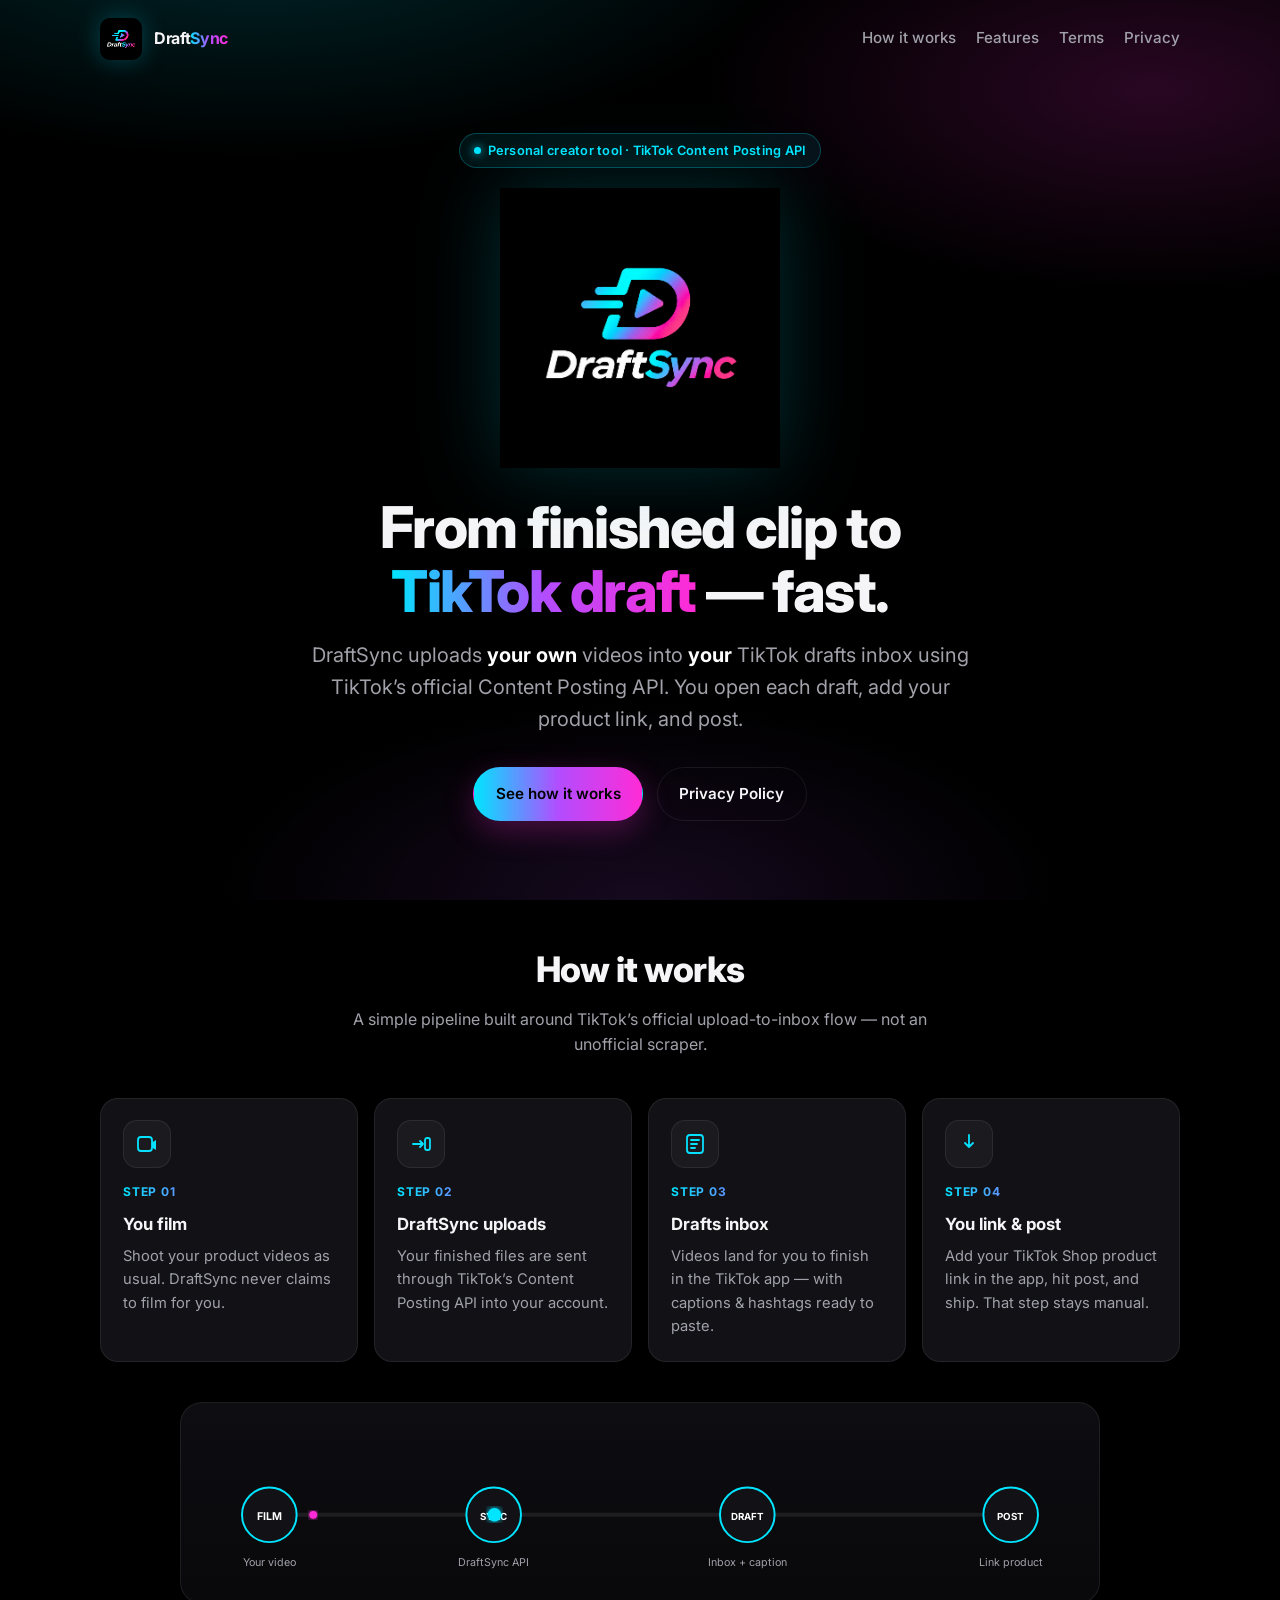
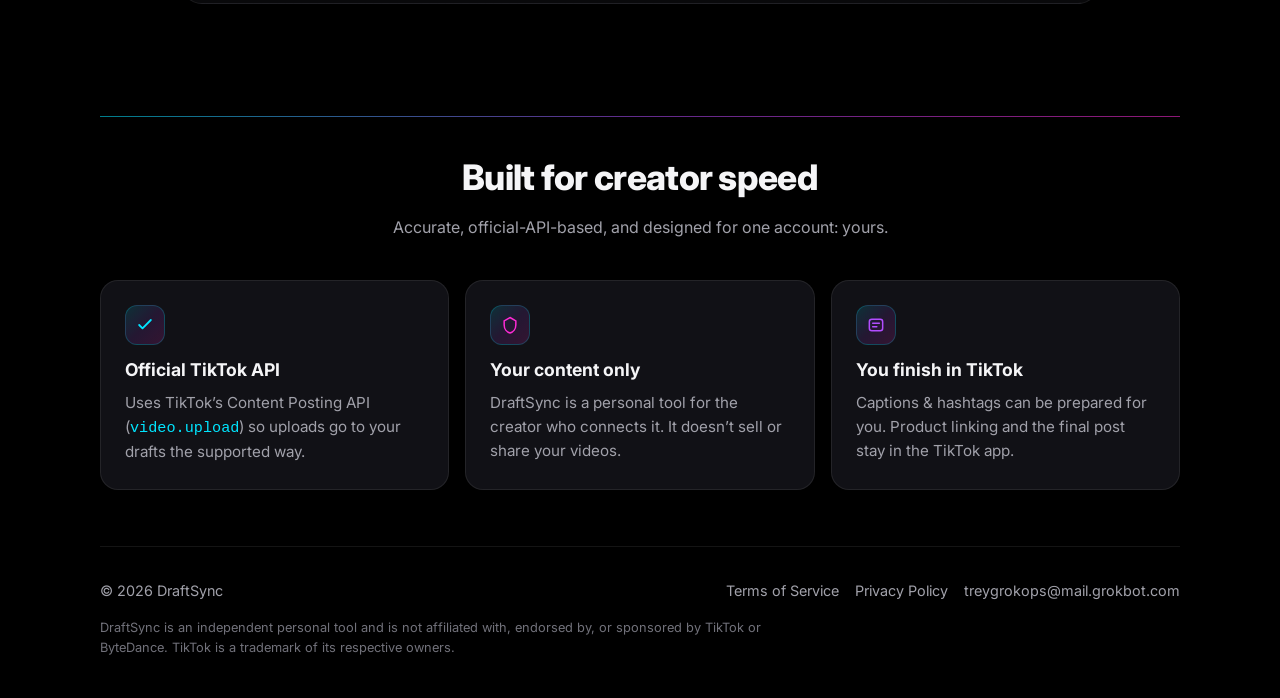
<file: index.html>
<!DOCTYPE html>
<html lang="en">
<head>
  <meta charset="utf-8" />
  <meta name="viewport" content="width=device-width, initial-scale=1" />
  <title>DraftSync — Upload your videos to TikTok drafts</title>
  <meta name="description" content="DraftSync uploads your own finished videos to your TikTok drafts inbox via TikTok's official Content Posting API so you can add product links and post." />
  <link rel="icon" href="logo.png" type="image/png" />
  <link rel="preconnect" href="https://fonts.googleapis.com" />
  <link rel="preconnect" href="https://fonts.gstatic.com" crossorigin />
  <link href="https://fonts.googleapis.com/css2?family=Inter:wght@400;500;600;700;800&display=swap" rel="stylesheet" />
  <link rel="stylesheet" href="style.css" />
</head>
<body>
  <div class="wrap">
    <nav class="nav">
      <a class="nav-brand" href="index.html">
        <img src="logo.png" alt="DraftSync" width="42" height="42" />
        <span>Draft<span class="gradient-text">Sync</span></span>
      </a>
      <div class="nav-links">
        <a href="#how">How it works</a>
        <a href="#features">Features</a>
        <a href="terms.html">Terms</a>
        <a href="privacy.html">Privacy</a>
      </div>
    </nav>

    <header class="hero">
      <div class="badge"><span class="badge-dot"></span> Personal creator tool · TikTok Content Posting API</div>
      <img class="hero-logo" src="logo.png" alt="DraftSync logo" />
      <h1>From finished clip to<br /><span class="gradient-text">TikTok draft</span> — fast.</h1>
      <p class="lead">
        DraftSync uploads <strong style="color:#fff">your own</strong> videos into <strong style="color:#fff">your</strong> TikTok drafts inbox
        using TikTok’s official Content Posting API. You open each draft, add your product link, and post.
      </p>
      <div class="hero-cta">
        <a class="btn btn-primary" href="#how">See how it works</a>
        <a class="btn btn-ghost" href="privacy.html">Privacy Policy</a>
      </div>
    </header>

    <section id="how">
      <h2 class="section-title reveal">How it works</h2>
      <p class="section-sub reveal">A simple pipeline built around TikTok’s official upload-to-inbox flow — not an unofficial scraper.</p>

      <div class="flow">
        <article class="flow-card reveal">
          <div class="flow-icon">
            <svg width="24" height="24" viewBox="0 0 24 24" fill="none" aria-hidden="true">
              <rect x="3" y="5" width="14" height="14" rx="3" stroke="url(#g1)" stroke-width="1.8"/>
              <path d="M17 10.5l4-2.5v10l-4-2.5v-5z" fill="url(#g1)"/>
              <defs><linearGradient id="g1" x1="0" y1="0" x2="24" y2="24"><stop stop-color="#00e5ff"/><stop offset="1" stop-color="#ff2bd6"/></linearGradient></defs>
            </svg>
          </div>
          <div class="flow-num">Step 01</div>
          <h3>You film</h3>
          <p>Shoot your product videos as usual. DraftSync never claims to film for you.</p>
        </article>
        <article class="flow-card reveal">
          <div class="flow-icon">
            <svg width="24" height="24" viewBox="0 0 24 24" fill="none" aria-hidden="true">
              <path d="M4 12h10M14 12l-3-3M14 12l-3 3" stroke="url(#g2)" stroke-width="1.8" stroke-linecap="round"/>
              <rect x="16" y="6" width="5" height="12" rx="2" stroke="url(#g2)" stroke-width="1.8"/>
              <defs><linearGradient id="g2" x1="0" y1="0" x2="24" y2="24"><stop stop-color="#00e5ff"/><stop offset="1" stop-color="#ff2bd6"/></linearGradient></defs>
            </svg>
          </div>
          <div class="flow-num">Step 02</div>
          <h3>DraftSync uploads</h3>
          <p>Your finished files are sent through TikTok’s Content Posting API into your account.</p>
        </article>
        <article class="flow-card reveal">
          <div class="flow-icon">
            <svg width="24" height="24" viewBox="0 0 24 24" fill="none" aria-hidden="true">
              <rect x="4" y="3" width="16" height="18" rx="3" stroke="url(#g3)" stroke-width="1.8"/>
              <path d="M8 8h8M8 12h6M8 16h4" stroke="url(#g3)" stroke-width="1.8" stroke-linecap="round"/>
              <defs><linearGradient id="g3" x1="0" y1="0" x2="24" y2="24"><stop stop-color="#00e5ff"/><stop offset="1" stop-color="#ff2bd6"/></linearGradient></defs>
            </svg>
          </div>
          <div class="flow-num">Step 03</div>
          <h3>Drafts inbox</h3>
          <p>Videos land for you to finish in the TikTok app — with captions &amp; hashtags ready to paste.</p>
        </article>
        <article class="flow-card reveal">
          <div class="flow-icon">
            <svg width="24" height="24" viewBox="0 0 24 24" fill="none" aria-hidden="true">
              <path d="M12 3v12M12 15l-4-4M12 15l4-4" stroke="url(#g4)" stroke-width="1.8" stroke-linecap="round" stroke-linejoin="round"/>
              <path d="M5 19h14" stroke="url(#g4)" stroke-width="1.8" stroke-linecap="round"/>
              <defs><linearGradient id="g4" x1="0" y1="0" x2="24" y2="24"><stop stop-color="#00e5ff"/><stop offset="1" stop-color="#ff2bd6"/></linearGradient></defs>
            </svg>
          </div>
          <div class="flow-num">Step 04</div>
          <h3>You link &amp; post</h3>
          <p>Add your TikTok Shop product link in the app, hit post, and ship. That step stays manual.</p>
        </article>
      </div>

      <div class="pipeline reveal" aria-hidden="true">
        <svg viewBox="0 0 900 160" role="img">
          <defs>
            <linearGradient id="lineGrad" x1="0" y1="0" x2="900" y2="0">
              <stop stop-color="#00e5ff"/>
              <stop offset="0.5" stop-color="#b24dff"/>
              <stop offset="1" stop-color="#ff2bd6"/>
            </linearGradient>
            <filter id="glow"><feGaussianBlur stdDeviation="3" result="b"/><feMerge><feMergeNode in="b"/><feMergeNode in="SourceGraphic"/></feMerge></filter>
          </defs>
          <path d="M 70 90 H 830" stroke="rgba(255,255,255,0.08)" stroke-width="4" stroke-linecap="round"/>
          <path d="M 70 90 H 830" stroke="url(#lineGrad)" stroke-width="3" stroke-linecap="round" stroke-dasharray="12 14" filter="url(#glow)">
            <animate attributeName="stroke-dashoffset" from="0" to="-104" dur="2.2s" repeatCount="indefinite"/>
          </path>

          <!-- Nodes -->
          <g transform="translate(70,90)">
            <circle r="28" fill="#111116" stroke="url(#lineGrad)" stroke-width="2"/>
            <text text-anchor="middle" y="5" fill="#fff" font-size="11" font-family="Inter,sans-serif" font-weight="700">FILM</text>
            <text text-anchor="middle" y="52" fill="#a1a1aa" font-size="11" font-family="Inter,sans-serif">Your video</text>
          </g>
          <g transform="translate(300,90)">
            <circle r="28" fill="#111116" stroke="url(#lineGrad)" stroke-width="2"/>
            <text text-anchor="middle" y="5" fill="#fff" font-size="10" font-family="Inter,sans-serif" font-weight="700">SYNC</text>
            <text text-anchor="middle" y="52" fill="#a1a1aa" font-size="11" font-family="Inter,sans-serif">DraftSync API</text>
          </g>
          <g transform="translate(560,90)">
            <circle r="28" fill="#111116" stroke="url(#lineGrad)" stroke-width="2"/>
            <text text-anchor="middle" y="5" fill="#fff" font-size="10" font-family="Inter,sans-serif" font-weight="700">DRAFT</text>
            <text text-anchor="middle" y="52" fill="#a1a1aa" font-size="11" font-family="Inter,sans-serif">Inbox + caption</text>
          </g>
          <g transform="translate(830,90)">
            <circle r="28" fill="#111116" stroke="url(#lineGrad)" stroke-width="2"/>
            <text text-anchor="middle" y="5" fill="#fff" font-size="10" font-family="Inter,sans-serif" font-weight="700">POST</text>
            <text text-anchor="middle" y="52" fill="#a1a1aa" font-size="11" font-family="Inter,sans-serif">Link product</text>
          </g>

          <!-- Traveling packet -->
          <circle r="7" fill="#00e5ff" filter="url(#glow)">
            <animateMotion dur="4.5s" repeatCount="indefinite" path="M70,90 H830" keyPoints="0;1" keyTimes="0;1" calcMode="linear"/>
          </circle>
          <circle r="4" fill="#ff2bd6" filter="url(#glow)">
            <animateMotion dur="4.5s" begin="1.1s" repeatCount="indefinite" path="M70,90 H830"/>
          </circle>
        </svg>
      </div>
    </section>

    <section id="features">
      <hr class="glow-line" />
      <h2 class="section-title reveal">Built for creator speed</h2>
      <p class="section-sub reveal">Accurate, official-API-based, and designed for one account: yours.</p>
      <div class="features">
        <article class="feature reveal">
          <div class="feature-icon">
            <svg width="20" height="20" viewBox="0 0 24 24" fill="none"><path d="M5 12l4 4L19 6" stroke="#00e5ff" stroke-width="2.2" stroke-linecap="round" stroke-linejoin="round"/></svg>
          </div>
          <h3>Official TikTok API</h3>
          <p>Uses TikTok’s Content Posting API (<code style="color:#00e5ff">video.upload</code>) so uploads go to your drafts the supported way.</p>
        </article>
        <article class="feature reveal">
          <div class="feature-icon">
            <svg width="20" height="20" viewBox="0 0 24 24" fill="none"><path d="M12 3l7 4v5c0 4.4-3 8.4-7 9.5C8 20.4 5 16.4 5 12V7l7-4z" stroke="#ff2bd6" stroke-width="1.8"/></svg>
          </div>
          <h3>Your content only</h3>
          <p>DraftSync is a personal tool for the creator who connects it. It doesn’t sell or share your videos.</p>
        </article>
        <article class="feature reveal">
          <div class="feature-icon">
            <svg width="20" height="20" viewBox="0 0 24 24" fill="none"><rect x="4" y="5" width="16" height="14" rx="3" stroke="#b24dff" stroke-width="1.8"/><path d="M8 10h8M8 14h5" stroke="#b24dff" stroke-width="1.8" stroke-linecap="round"/></svg>
          </div>
          <h3>You finish in TikTok</h3>
          <p>Captions &amp; hashtags can be prepared for you. Product linking and the final post stay in the TikTok app.</p>
        </article>
      </div>
    </section>

    <footer class="footer">
      <div class="footer-inner">
        <div>© 2026 DraftSync</div>
        <div class="footer-links">
          <a href="terms.html">Terms of Service</a>
          <a href="privacy.html">Privacy Policy</a>
          <a href="mailto:treygrokops@mail.grokbot.com">treygrokops@mail.grokbot.com</a>
        </div>
      </div>
      <p class="disclaimer">DraftSync is an independent personal tool and is not affiliated with, endorsed by, or sponsored by TikTok or ByteDance. TikTok is a trademark of its respective owners.</p>
    </footer>
  </div>

  <script>
    const io = new IntersectionObserver((entries) => {
      entries.forEach((e) => { if (e.isIntersecting) e.target.classList.add('visible'); });
    }, { threshold: 0.15 });
    document.querySelectorAll('.reveal').forEach((el) => io.observe(el));
  </script>
</body>
</html>
</file>
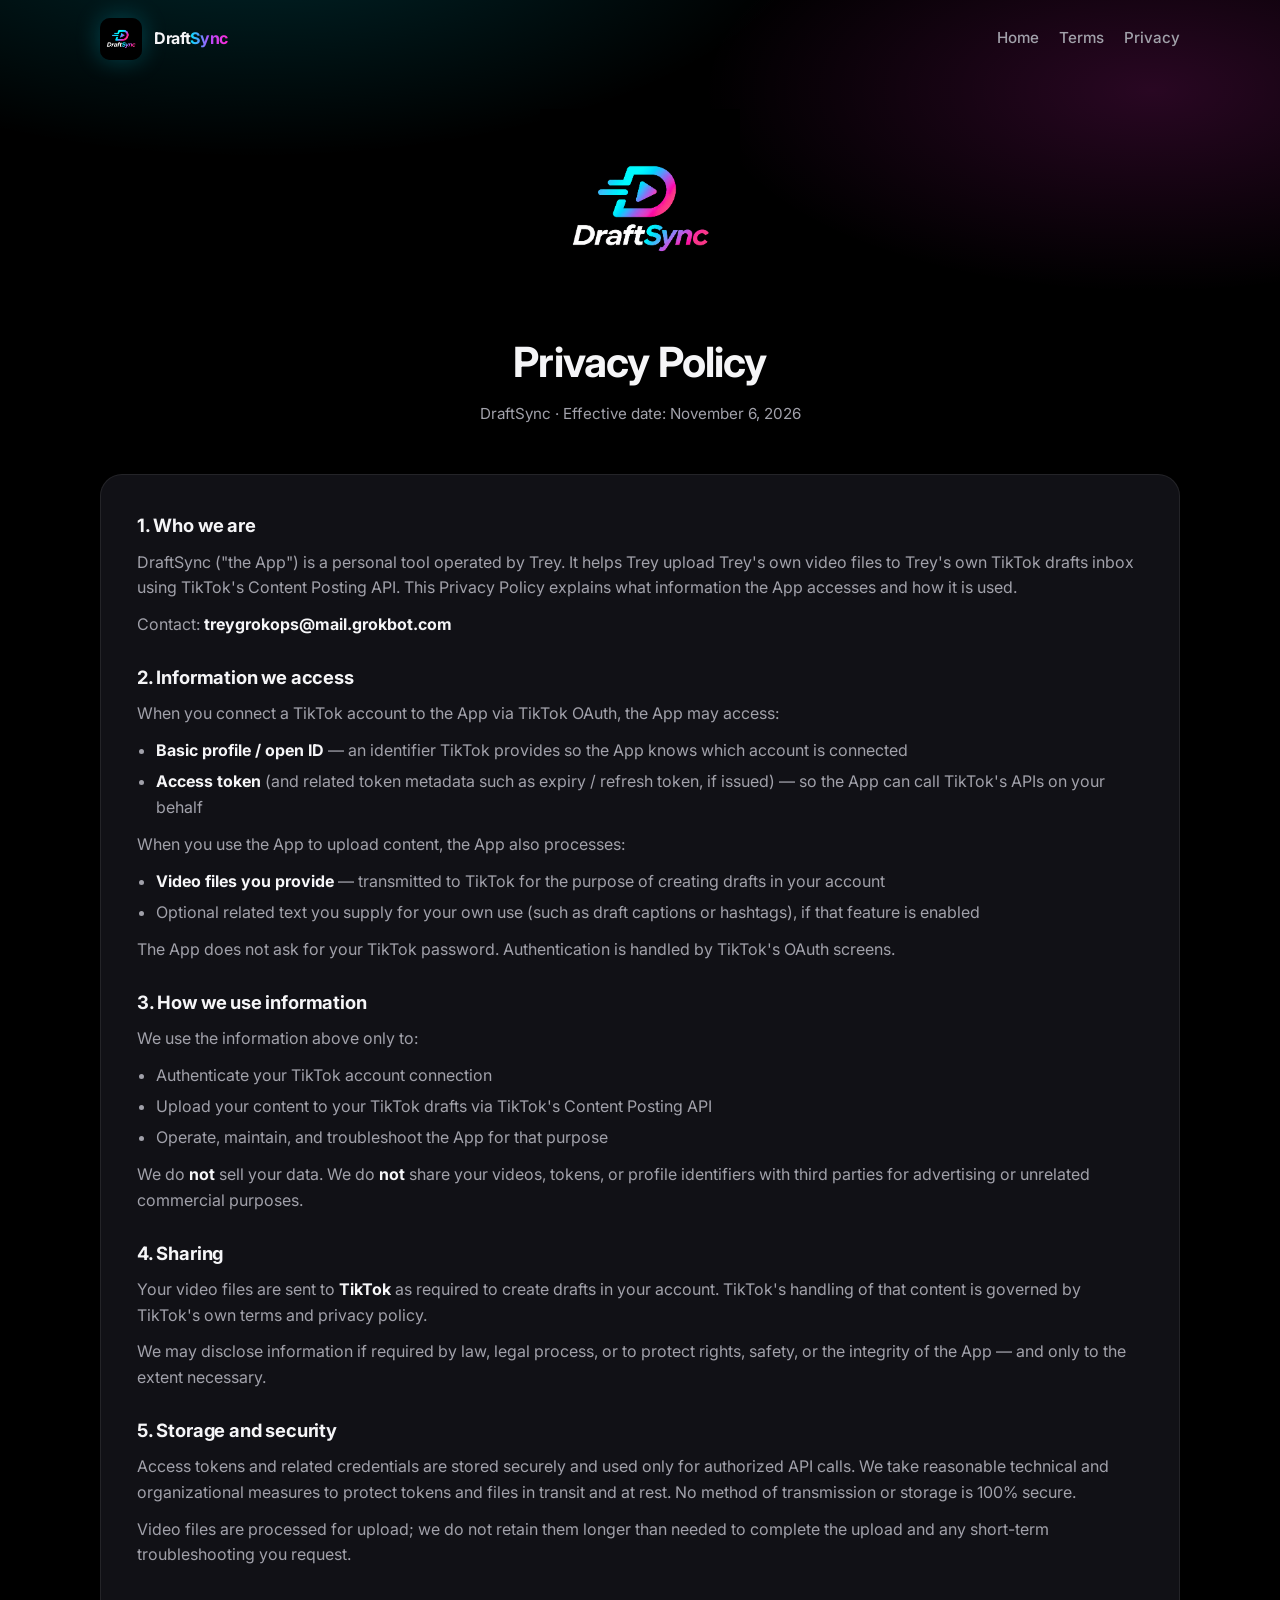
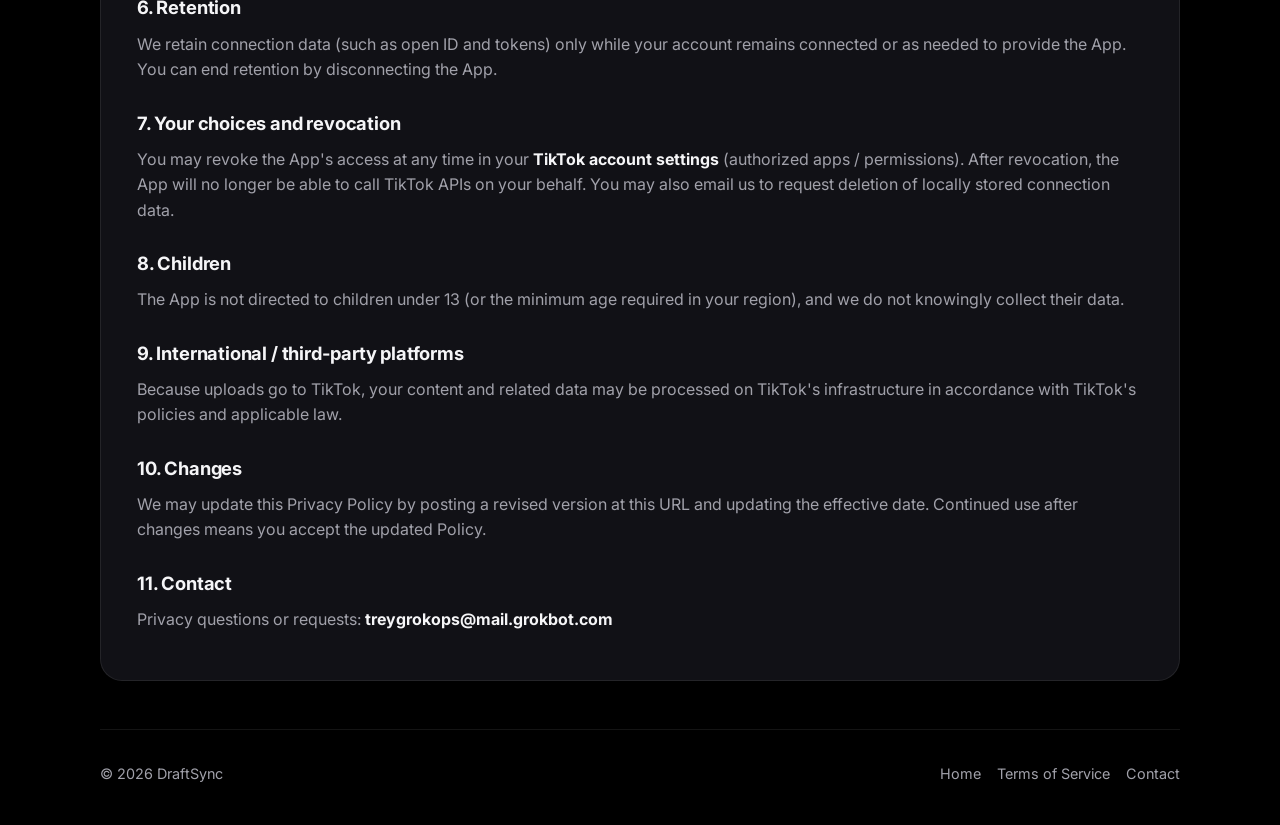
<file: privacy.html>
<!DOCTYPE html>
<html lang="en">
<head>
  <meta charset="utf-8" />
  <meta name="viewport" content="width=device-width, initial-scale=1" />
  <title>Privacy Policy — DraftSync</title>
  <meta name="description" content="Privacy Policy for DraftSync: what TikTok OAuth data and video files are accessed, how they are used, and how to revoke access." />
  <link rel="icon" href="logo.png" type="image/png" />
  <link rel="preconnect" href="https://fonts.googleapis.com" />
  <link rel="preconnect" href="https://fonts.gstatic.com" crossorigin />
  <link href="https://fonts.googleapis.com/css2?family=Inter:wght@400;500;600;700;800&display=swap" rel="stylesheet" />
  <link rel="stylesheet" href="style.css" />
</head>
<body>
  <div class="wrap">
    <nav class="nav">
      <a class="nav-brand" href="index.html">
        <img src="logo.png" alt="DraftSync" width="42" height="42" />
        <span>Draft<span class="gradient-text">Sync</span></span>
      </a>
      <div class="nav-links">
        <a href="index.html">Home</a>
        <a href="terms.html">Terms</a>
        <a href="privacy.html">Privacy</a>
      </div>
    </nav>

    <header class="legal-header">
      <img src="logo.png" alt="DraftSync logo" />
      <h1>Privacy Policy</h1>
      <p class="legal-meta">DraftSync · Effective date: November 6, 2026</p>
    </header>

    <article class="legal">
      <h2>1. Who we are</h2>
      <p>DraftSync ("the App") is a personal tool operated by Trey. It helps Trey upload Trey's own video files to Trey's own TikTok drafts inbox using TikTok's Content Posting API. This Privacy Policy explains what information the App accesses and how it is used.</p>
      <p>Contact: <a href="mailto:treygrokops@mail.grokbot.com"><strong>treygrokops@mail.grokbot.com</strong></a></p>

      <h2>2. Information we access</h2>
      <p>When you connect a TikTok account to the App via TikTok OAuth, the App may access:</p>
      <ul>
        <li><strong>Basic profile / open ID</strong> — an identifier TikTok provides so the App knows which account is connected</li>
        <li><strong>Access token</strong> (and related token metadata such as expiry / refresh token, if issued) — so the App can call TikTok's APIs on your behalf</li>
      </ul>
      <p>When you use the App to upload content, the App also processes:</p>
      <ul>
        <li><strong>Video files you provide</strong> — transmitted to TikTok for the purpose of creating drafts in your account</li>
        <li>Optional related text you supply for your own use (such as draft captions or hashtags), if that feature is enabled</li>
      </ul>
      <p>The App does not ask for your TikTok password. Authentication is handled by TikTok's OAuth screens.</p>

      <h2>3. How we use information</h2>
      <p>We use the information above only to:</p>
      <ul>
        <li>Authenticate your TikTok account connection</li>
        <li>Upload your content to your TikTok drafts via TikTok's Content Posting API</li>
        <li>Operate, maintain, and troubleshoot the App for that purpose</li>
      </ul>
      <p>We do <strong>not</strong> sell your data. We do <strong>not</strong> share your videos, tokens, or profile identifiers with third parties for advertising or unrelated commercial purposes.</p>

      <h2>4. Sharing</h2>
      <p>Your video files are sent to <strong>TikTok</strong> as required to create drafts in your account. TikTok's handling of that content is governed by TikTok's own terms and privacy policy.</p>
      <p>We may disclose information if required by law, legal process, or to protect rights, safety, or the integrity of the App — and only to the extent necessary.</p>

      <h2>5. Storage and security</h2>
      <p>Access tokens and related credentials are stored securely and used only for authorized API calls. We take reasonable technical and organizational measures to protect tokens and files in transit and at rest. No method of transmission or storage is 100% secure.</p>
      <p>Video files are processed for upload; we do not retain them longer than needed to complete the upload and any short-term troubleshooting you request.</p>

      <h2>6. Retention</h2>
      <p>We retain connection data (such as open ID and tokens) only while your account remains connected or as needed to provide the App. You can end retention by disconnecting the App.</p>

      <h2>7. Your choices and revocation</h2>
      <p>You may revoke the App's access at any time in your <strong>TikTok account settings</strong> (authorized apps / permissions). After revocation, the App will no longer be able to call TikTok APIs on your behalf. You may also email us to request deletion of locally stored connection data.</p>

      <h2>8. Children</h2>
      <p>The App is not directed to children under 13 (or the minimum age required in your region), and we do not knowingly collect their data.</p>

      <h2>9. International / third-party platforms</h2>
      <p>Because uploads go to TikTok, your content and related data may be processed on TikTok's infrastructure in accordance with TikTok's policies and applicable law.</p>

      <h2>10. Changes</h2>
      <p>We may update this Privacy Policy by posting a revised version at this URL and updating the effective date. Continued use after changes means you accept the updated Policy.</p>

      <h2>11. Contact</h2>
      <p>Privacy questions or requests: <a href="mailto:treygrokops@mail.grokbot.com"><strong>treygrokops@mail.grokbot.com</strong></a></p>
    </article>

    <footer class="footer">
      <div class="footer-inner">
        <div>© 2026 DraftSync</div>
        <div class="footer-links">
          <a href="index.html">Home</a>
          <a href="terms.html">Terms of Service</a>
          <a href="mailto:treygrokops@mail.grokbot.com">Contact</a>
        </div>
      </div>
    </footer>
  </div>
</body>
</html>
</file>
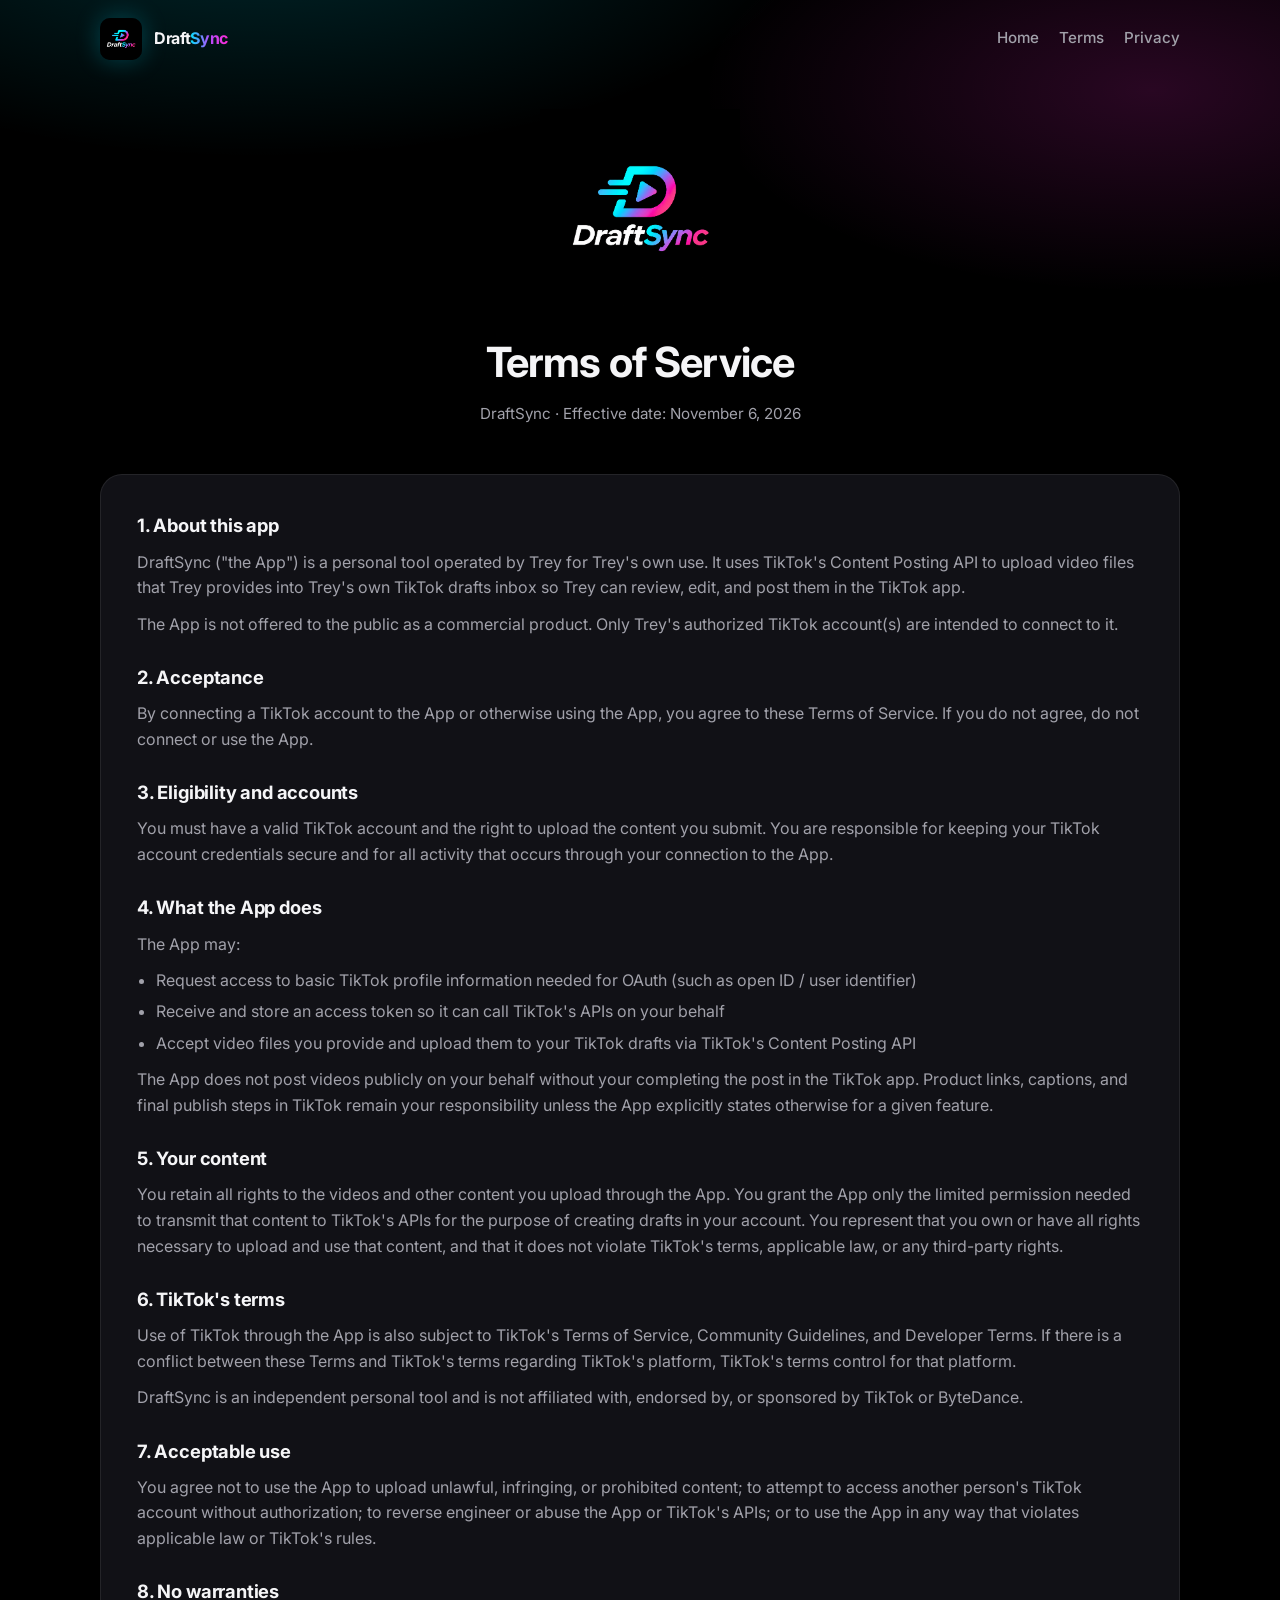
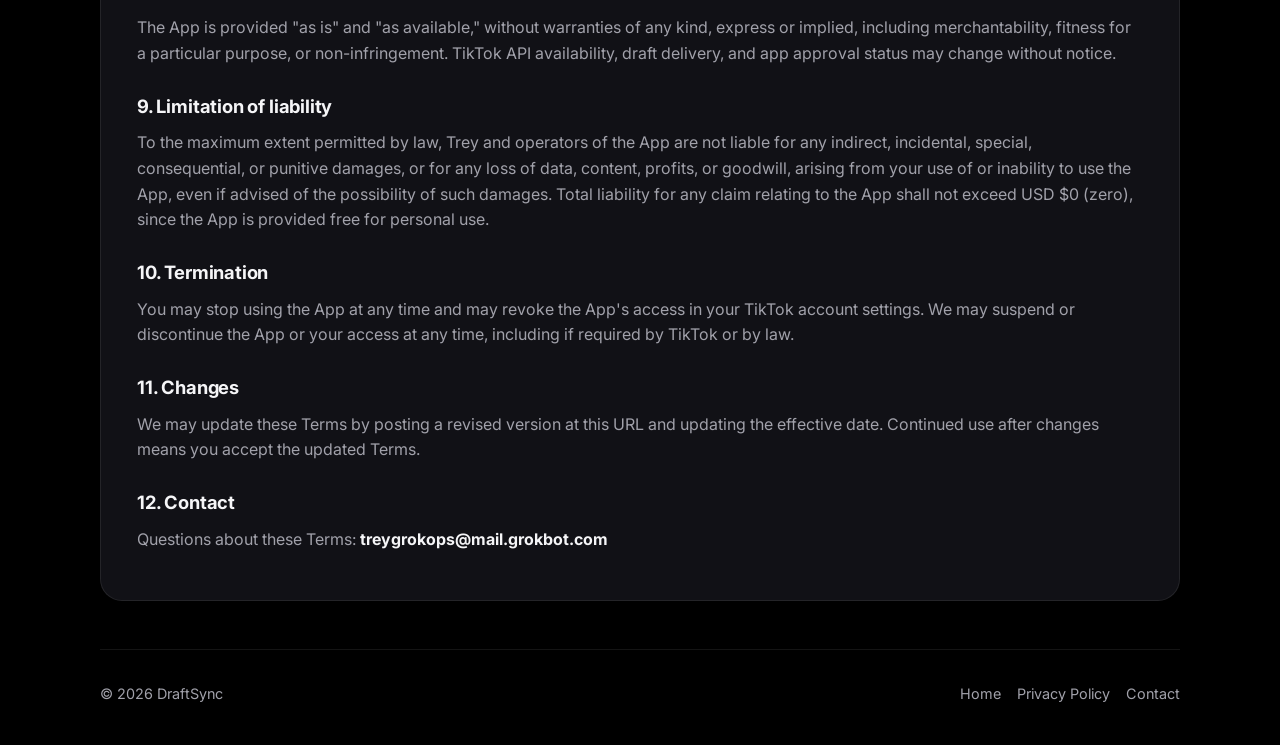
<file: terms.html>
<!DOCTYPE html>
<html lang="en">
<head>
  <meta charset="utf-8" />
  <meta name="viewport" content="width=device-width, initial-scale=1" />
  <title>Terms of Service — DraftSync</title>
  <meta name="description" content="Terms of Service for DraftSync, a personal tool that uploads your videos to your TikTok drafts via TikTok's Content Posting API." />
  <link rel="icon" href="logo.png" type="image/png" />
  <link rel="preconnect" href="https://fonts.googleapis.com" />
  <link rel="preconnect" href="https://fonts.gstatic.com" crossorigin />
  <link href="https://fonts.googleapis.com/css2?family=Inter:wght@400;500;600;700;800&display=swap" rel="stylesheet" />
  <link rel="stylesheet" href="style.css" />
</head>
<body>
  <div class="wrap">
    <nav class="nav">
      <a class="nav-brand" href="index.html">
        <img src="logo.png" alt="DraftSync" width="42" height="42" />
        <span>Draft<span class="gradient-text">Sync</span></span>
      </a>
      <div class="nav-links">
        <a href="index.html">Home</a>
        <a href="terms.html">Terms</a>
        <a href="privacy.html">Privacy</a>
      </div>
    </nav>

    <header class="legal-header">
      <img src="logo.png" alt="DraftSync logo" />
      <h1>Terms of Service</h1>
      <p class="legal-meta">DraftSync · Effective date: November 6, 2026</p>
    </header>

    <article class="legal">
      <h2>1. About this app</h2>
      <p>DraftSync ("the App") is a personal tool operated by Trey for Trey's own use. It uses TikTok's Content Posting API to upload video files that Trey provides into Trey's own TikTok drafts inbox so Trey can review, edit, and post them in the TikTok app.</p>
      <p>The App is not offered to the public as a commercial product. Only Trey's authorized TikTok account(s) are intended to connect to it.</p>

      <h2>2. Acceptance</h2>
      <p>By connecting a TikTok account to the App or otherwise using the App, you agree to these Terms of Service. If you do not agree, do not connect or use the App.</p>

      <h2>3. Eligibility and accounts</h2>
      <p>You must have a valid TikTok account and the right to upload the content you submit. You are responsible for keeping your TikTok account credentials secure and for all activity that occurs through your connection to the App.</p>

      <h2>4. What the App does</h2>
      <p>The App may:</p>
      <ul>
        <li>Request access to basic TikTok profile information needed for OAuth (such as open ID / user identifier)</li>
        <li>Receive and store an access token so it can call TikTok's APIs on your behalf</li>
        <li>Accept video files you provide and upload them to your TikTok drafts via TikTok's Content Posting API</li>
      </ul>
      <p>The App does not post videos publicly on your behalf without your completing the post in the TikTok app. Product links, captions, and final publish steps in TikTok remain your responsibility unless the App explicitly states otherwise for a given feature.</p>

      <h2>5. Your content</h2>
      <p>You retain all rights to the videos and other content you upload through the App. You grant the App only the limited permission needed to transmit that content to TikTok's APIs for the purpose of creating drafts in your account. You represent that you own or have all rights necessary to upload and use that content, and that it does not violate TikTok's terms, applicable law, or any third-party rights.</p>

      <h2>6. TikTok's terms</h2>
      <p>Use of TikTok through the App is also subject to TikTok's Terms of Service, Community Guidelines, and Developer Terms. If there is a conflict between these Terms and TikTok's terms regarding TikTok's platform, TikTok's terms control for that platform.</p>
      <p>DraftSync is an independent personal tool and is not affiliated with, endorsed by, or sponsored by TikTok or ByteDance.</p>

      <h2>7. Acceptable use</h2>
      <p>You agree not to use the App to upload unlawful, infringing, or prohibited content; to attempt to access another person's TikTok account without authorization; to reverse engineer or abuse the App or TikTok's APIs; or to use the App in any way that violates applicable law or TikTok's rules.</p>

      <h2>8. No warranties</h2>
      <p>The App is provided "as is" and "as available," without warranties of any kind, express or implied, including merchantability, fitness for a particular purpose, or non-infringement. TikTok API availability, draft delivery, and app approval status may change without notice.</p>

      <h2>9. Limitation of liability</h2>
      <p>To the maximum extent permitted by law, Trey and operators of the App are not liable for any indirect, incidental, special, consequential, or punitive damages, or for any loss of data, content, profits, or goodwill, arising from your use of or inability to use the App, even if advised of the possibility of such damages. Total liability for any claim relating to the App shall not exceed USD $0 (zero), since the App is provided free for personal use.</p>

      <h2>10. Termination</h2>
      <p>You may stop using the App at any time and may revoke the App's access in your TikTok account settings. We may suspend or discontinue the App or your access at any time, including if required by TikTok or by law.</p>

      <h2>11. Changes</h2>
      <p>We may update these Terms by posting a revised version at this URL and updating the effective date. Continued use after changes means you accept the updated Terms.</p>

      <h2>12. Contact</h2>
      <p>Questions about these Terms: <a href="mailto:treygrokops@mail.grokbot.com"><strong>treygrokops@mail.grokbot.com</strong></a></p>
    </article>

    <footer class="footer">
      <div class="footer-inner">
        <div>© 2026 DraftSync</div>
        <div class="footer-links">
          <a href="index.html">Home</a>
          <a href="privacy.html">Privacy Policy</a>
          <a href="mailto:treygrokops@mail.grokbot.com">Contact</a>
        </div>
      </div>
    </footer>
  </div>
</body>
</html>
</file>
<file: style.css>
:root {
  --bg: #000000;
  --bg-elevated: #0a0a0c;
  --bg-card: #111116;
  --text: #f5f5f7;
  --text-muted: #a1a1aa;
  --cyan: #00e5ff;
  --pink: #ff2bd6;
  --purple: #b24dff;
  --border: rgba(255, 255, 255, 0.08);
  --grad: linear-gradient(90deg, #00e5ff 0%, #b24dff 50%, #ff2bd6 100%);
  --grad-soft: linear-gradient(135deg, rgba(0, 229, 255, 0.15), rgba(178, 77, 255, 0.12), rgba(255, 43, 214, 0.15));
  --shadow: 0 20px 60px rgba(0, 0, 0, 0.55);
  --radius: 18px;
  --font: "Inter", system-ui, -apple-system, Segoe UI, Roboto, sans-serif;
}

* { box-sizing: border-box; margin: 0; padding: 0; }
html { scroll-behavior: smooth; }
body {
  font-family: var(--font);
  background: var(--bg);
  color: var(--text);
  line-height: 1.6;
  min-height: 100vh;
  overflow-x: hidden;
}

body::before {
  content: "";
  position: fixed;
  inset: 0;
  background:
    radial-gradient(ellipse 80% 50% at 20% -10%, rgba(0, 229, 255, 0.18), transparent 55%),
    radial-gradient(ellipse 70% 45% at 90% 10%, rgba(255, 43, 214, 0.16), transparent 50%),
    radial-gradient(ellipse 60% 40% at 50% 100%, rgba(178, 77, 255, 0.12), transparent 55%);
  pointer-events: none;
  z-index: 0;
}

a { color: var(--cyan); text-decoration: none; }
a:hover { color: var(--pink); }

.wrap {
  position: relative;
  z-index: 1;
  width: min(1080px, calc(100% - 2rem));
  margin: 0 auto;
}

/* Nav */
.nav {
  display: flex;
  align-items: center;
  justify-content: space-between;
  padding: 1.1rem 0;
  gap: 1rem;
}
.nav-brand {
  display: flex;
  align-items: center;
  gap: 0.75rem;
  color: var(--text);
  font-weight: 700;
  letter-spacing: -0.02em;
}
.nav-brand img {
  width: 42px;
  height: 42px;
  object-fit: cover;
  border-radius: 10px;
  box-shadow: 0 0 24px rgba(0, 229, 255, 0.25);
}
.nav-links {
  display: flex;
  gap: 1.25rem;
  align-items: center;
  flex-wrap: wrap;
}
.nav-links a {
  color: var(--text-muted);
  font-size: 0.95rem;
  font-weight: 500;
}
.nav-links a:hover { color: var(--text); }

.btn {
  display: inline-flex;
  align-items: center;
  justify-content: center;
  gap: 0.5rem;
  padding: 0.85rem 1.35rem;
  border-radius: 999px;
  border: 1px solid transparent;
  font-weight: 600;
  font-size: 0.95rem;
  cursor: pointer;
  transition: transform 0.2s ease, box-shadow 0.2s ease, opacity 0.2s ease;
}
.btn:hover { transform: translateY(-1px); }
.btn-primary {
  background: var(--grad);
  color: #000;
  box-shadow: 0 10px 30px rgba(255, 43, 214, 0.25);
}
.btn-primary:hover { color: #000; opacity: 0.95; }
.btn-ghost {
  background: transparent;
  border-color: var(--border);
  color: var(--text);
}
.btn-ghost:hover { border-color: rgba(0, 229, 255, 0.4); color: var(--text); }

.gradient-text {
  background: var(--grad);
  -webkit-background-clip: text;
  background-clip: text;
  color: transparent;
}

/* Hero */
.hero {
  padding: 3.5rem 0 4rem;
  text-align: center;
}
.hero-logo {
  width: min(280px, 70vw);
  height: auto;
  margin: 0 auto 1.75rem;
  display: block;
  filter: drop-shadow(0 0 40px rgba(0, 229, 255, 0.2));
  animation: floaty 5s ease-in-out infinite;
}
@keyframes floaty {
  0%, 100% { transform: translateY(0); }
  50% { transform: translateY(-10px); }
}
.hero h1 {
  font-size: clamp(2.2rem, 5vw, 3.6rem);
  line-height: 1.1;
  letter-spacing: -0.03em;
  margin-bottom: 1rem;
  font-weight: 800;
}
.hero p.lead {
  color: var(--text-muted);
  font-size: clamp(1.05rem, 2.2vw, 1.25rem);
  max-width: 680px;
  margin: 0 auto 2rem;
}
.hero-cta { display: flex; gap: 0.85rem; justify-content: center; flex-wrap: wrap; }

.badge {
  display: inline-flex;
  align-items: center;
  gap: 0.45rem;
  padding: 0.4rem 0.85rem;
  border-radius: 999px;
  border: 1px solid rgba(0, 229, 255, 0.25);
  background: rgba(0, 229, 255, 0.08);
  color: var(--cyan);
  font-size: 0.8rem;
  font-weight: 600;
  margin-bottom: 1.25rem;
  letter-spacing: 0.02em;
}
.badge-dot {
  width: 7px; height: 7px; border-radius: 50%;
  background: var(--cyan);
  box-shadow: 0 0 10px var(--cyan);
  animation: pulse 1.8s ease-in-out infinite;
}
@keyframes pulse {
  0%, 100% { opacity: 1; transform: scale(1); }
  50% { opacity: 0.45; transform: scale(0.85); }
}

/* Sections */
section { padding: 3.5rem 0; }
.section-title {
  text-align: center;
  font-size: clamp(1.6rem, 3vw, 2.2rem);
  letter-spacing: -0.02em;
  margin-bottom: 0.6rem;
  font-weight: 800;
}
.section-sub {
  text-align: center;
  color: var(--text-muted);
  max-width: 620px;
  margin: 0 auto 2.5rem;
}

/* Flow */
.flow {
  display: grid;
  grid-template-columns: repeat(4, 1fr);
  gap: 1rem;
  position: relative;
}
@media (max-width: 860px) {
  .flow { grid-template-columns: 1fr 1fr; }
}
@media (max-width: 520px) {
  .flow { grid-template-columns: 1fr; }
}
.flow-card {
  background: var(--bg-card);
  border: 1px solid var(--border);
  border-radius: var(--radius);
  padding: 1.35rem;
  position: relative;
  overflow: hidden;
  min-height: 180px;
  transition: border-color 0.25s ease, transform 0.25s ease;
}
.flow-card:hover {
  border-color: rgba(0, 229, 255, 0.35);
  transform: translateY(-4px);
}
.flow-card::before {
  content: "";
  position: absolute;
  inset: 0;
  background: var(--grad-soft);
  opacity: 0;
  transition: opacity 0.25s ease;
}
.flow-card:hover::before { opacity: 1; }
.flow-card > * { position: relative; z-index: 1; }
.flow-num {
  font-size: 0.75rem;
  font-weight: 700;
  letter-spacing: 0.08em;
  text-transform: uppercase;
  background: var(--grad);
  -webkit-background-clip: text;
  background-clip: text;
  color: transparent;
  margin-bottom: 0.65rem;
}
.flow-card h3 { font-size: 1.05rem; margin-bottom: 0.4rem; }
.flow-card p { color: var(--text-muted); font-size: 0.92rem; }
.flow-icon {
  width: 48px; height: 48px;
  margin-bottom: 0.85rem;
  display: grid; place-items: center;
  border-radius: 14px;
  background: rgba(255,255,255,0.04);
  border: 1px solid var(--border);
}

/* Animated pipeline graphic */
.pipeline {
  margin: 2.5rem auto 0;
  width: 100%;
  max-width: 920px;
  border-radius: 22px;
  border: 1px solid var(--border);
  background: linear-gradient(180deg, #0d0d12, #09090b);
  padding: 1.5rem 1.25rem 1.25rem;
  box-shadow: var(--shadow);
  overflow: hidden;
}
.pipeline svg { width: 100%; height: auto; display: block; }
.packet {
  offset-path: path('M 40 80 C 180 80, 220 80, 300 80 S 420 80, 560 80 S 700 80, 860 80');
  animation: travel 4.5s cubic-bezier(.4,.0,.2,1) infinite;
}
@keyframes travel {
  0% { offset-distance: 0%; opacity: 0; }
  8% { opacity: 1; }
  92% { opacity: 1; }
  100% { offset-distance: 100%; opacity: 0; }
}

/* Features */
.features {
  display: grid;
  grid-template-columns: repeat(3, 1fr);
  gap: 1rem;
}
@media (max-width: 800px) {
  .features { grid-template-columns: 1fr; }
}
.feature {
  background: var(--bg-card);
  border: 1px solid var(--border);
  border-radius: var(--radius);
  padding: 1.5rem;
}
.feature h3 { margin: 0.7rem 0 0.4rem; font-size: 1.1rem; }
.feature p { color: var(--text-muted); font-size: 0.95rem; }
.feature-icon {
  width: 40px; height: 40px;
  border-radius: 12px;
  display: grid; place-items: center;
  background: var(--grad-soft);
  border: 1px solid rgba(0,229,255,0.2);
}

/* Reveal */
.reveal {
  opacity: 0;
  transform: translateY(22px);
  transition: opacity 0.7s ease, transform 0.7s ease;
}
.reveal.visible {
  opacity: 1;
  transform: none;
}

/* Legal pages */
.legal-header {
  padding: 2rem 0 1rem;
  text-align: center;
}
.legal-header img {
  width: min(200px, 55vw);
  height: auto;
  margin: 0 auto 1.25rem;
  display: block;
}
.legal-header h1 {
  font-size: clamp(1.8rem, 4vw, 2.6rem);
  letter-spacing: -0.02em;
  margin-bottom: 0.4rem;
}
.legal-meta { color: var(--text-muted); font-size: 0.95rem; margin-bottom: 2rem; }
.legal {
  background: var(--bg-card);
  border: 1px solid var(--border);
  border-radius: 22px;
  padding: clamp(1.25rem, 3vw, 2.25rem);
  margin-bottom: 3rem;
}
.legal h2 {
  font-size: 1.15rem;
  margin: 1.6rem 0 0.55rem;
  letter-spacing: -0.01em;
}
.legal h2:first-child { margin-top: 0; }
.legal p, .legal li { color: var(--text-muted); margin-bottom: 0.7rem; }
.legal ul { padding-left: 1.2rem; margin-bottom: 0.7rem; }
.legal li { margin-bottom: 0.35rem; }
.legal strong { color: var(--text); }

/* Footer */
.footer {
  border-top: 1px solid var(--border);
  padding: 2rem 0 2.5rem;
  color: var(--text-muted);
  font-size: 0.9rem;
}
.footer-inner {
  display: flex;
  justify-content: space-between;
  gap: 1rem;
  flex-wrap: wrap;
  align-items: center;
}
.footer a { color: var(--text-muted); }
.footer a:hover { color: var(--cyan); }
.footer-links { display: flex; gap: 1rem; flex-wrap: wrap; }
.disclaimer {
  margin-top: 1rem;
  font-size: 0.8rem;
  color: #71717a;
  max-width: 720px;
}

.glow-line {
  height: 1px;
  width: 100%;
  background: var(--grad);
  opacity: 0.55;
  margin: 0 auto 2rem;
  border: 0;
}
</file>
